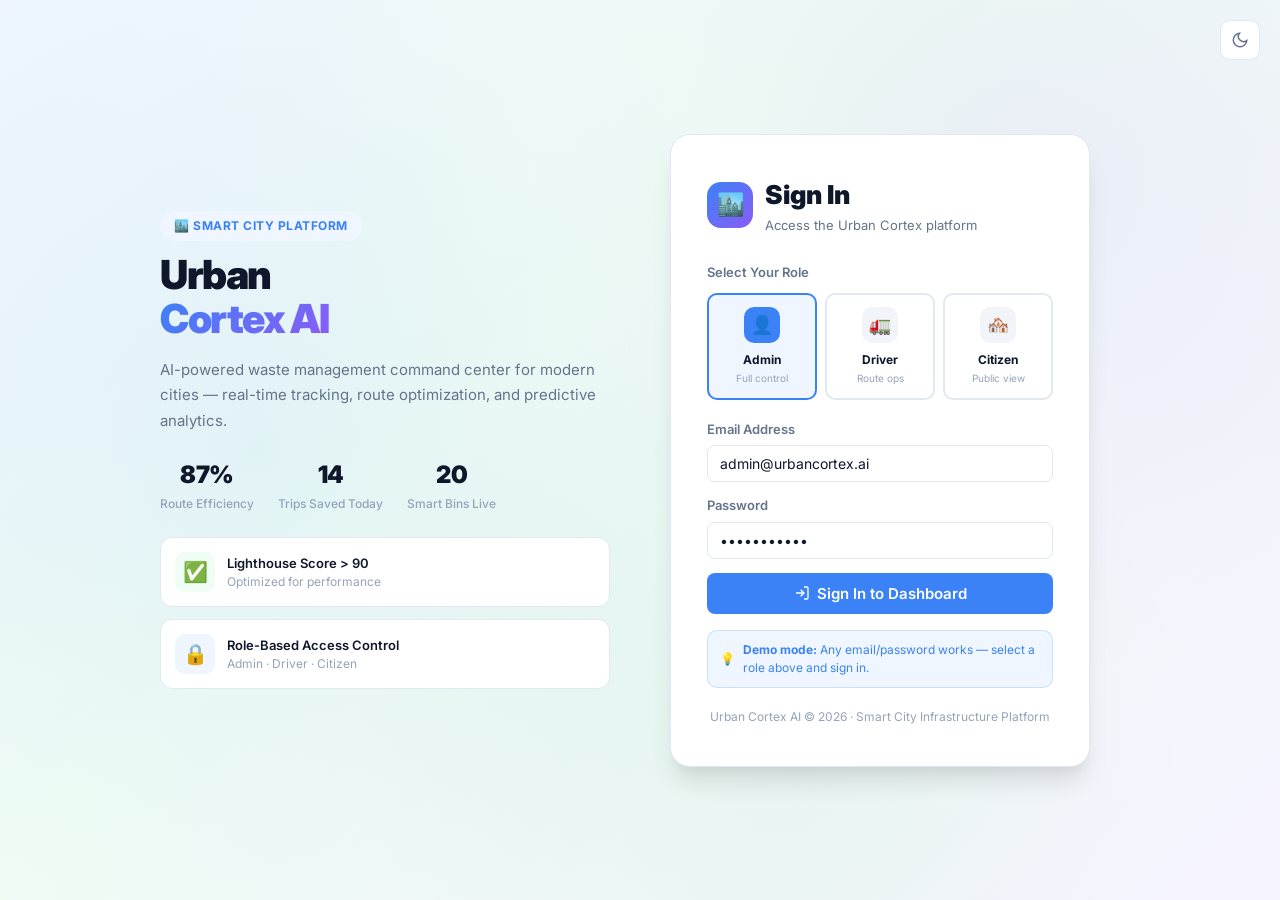
<file: frontend/admin/complaints.html>
<!DOCTYPE html>
<html lang="en">

<head>
    <meta charset="UTF-8">
    <meta name="viewport" content="width=device-width, initial-scale=1.0">
    <title>Urban Cortex AI — Complaints</title>
    <link rel="stylesheet" href="../css/theme.css">
    <style>
        .complaints-stats {
            display: grid;
            grid-template-columns: repeat(4, 1fr);
            gap: 14px;
            margin-bottom: 24px;
        }

        @media (max-width: 900px) {
            .complaints-stats {
                grid-template-columns: repeat(2, 1fr);
            }
        }

        .filters-bar {
            display: flex;
            align-items: center;
            gap: 8px;
            margin-bottom: 16px;
            flex-wrap: wrap;
        }

        .search-wrap {
            position: relative;
            flex: 1;
            min-width: 200px;
        }

        .search-icon {
            position: absolute;
            left: 10px;
            top: 50%;
            transform: translateY(-50%);
            color: var(--text-muted);
        }

        .search-wrap .input {
            padding-left: 34px;
        }

        .complaint-modal .modal {
            max-width: 500px;
        }
    </style>
</head>

<body>
    <div class="app-layout">
        <div class="sidebar-overlay" id="sidebar-overlay" onclick="UCComponents.toggleSidebar()"></div>
        <aside class="sidebar" id="sidebar">
            <div id="sidebar-content"></div>
        </aside>
        <div class="main-content">
            <header class="topbar" id="topbar"></header>
            <main class="page-content">
                <div
                    style="display:flex;align-items:center;justify-content:space-between;margin-bottom:20px;flex-wrap:wrap;gap:12px;">
                    <div>
                        <div style="font-size:22px;font-weight:900;letter-spacing:-0.5px;">Complaints</div>
                        <div style="font-size:13px;color:var(--text-secondary);margin-top:3px;">Citizen-reported issues
                            &amp; resolution tracking</div>
                    </div>
                    <button class="btn btn-primary btn-sm"
                        onclick="toast.info('Export','Complaint report exported',3000)">
                        <svg width="14" height="14" viewBox="0 0 24 24" fill="none" stroke="currentColor"
                            stroke-width="2">
                            <path d="M21 15v4a2 2 0 0 1-2 2H5a2 2 0 0 1-2-2v-4" />
                            <polyline points="7 10 12 15 17 10" />
                            <line x1="12" y1="15" x2="12" y2="3" />
                        </svg>
                        Export CSV
                    </button>
                </div>

                <!-- Stats -->
                <div class="complaints-stats" id="cmp-stats"></div>

                <!-- Filters -->
                <div class="filters-bar">
                    <div class="search-wrap">
                        <span class="search-icon"><svg width="14" height="14" viewBox="0 0 24 24" fill="none"
                                stroke="currentColor" stroke-width="2">
                                <circle cx="11" cy="11" r="8" />
                                <line x1="21" y1="21" x2="16.65" y2="16.65" />
                            </svg></span>
                        <input class="input" id="search-input" placeholder="Search complaints, zones, citizens..."
                            oninput="filterComplaints()" style="padding-left:34px;">
                    </div>
                    <select class="select" id="status-filter" onchange="filterComplaints()" style="width:auto;">
                        <option value="">All Status</option>
                        <option value="open">Open</option>
                        <option value="investigating">Investigating</option>
                        <option value="resolved">Resolved</option>
                    </select>
                    <select class="select" id="priority-filter" onchange="filterComplaints()" style="width:auto;">
                        <option value="">All Priority</option>
                        <option value="high">High</option>
                        <option value="medium">Medium</option>
                        <option value="low">Low</option>
                    </select>
                </div>

                <!-- Table -->
                <div class="table-wrap" id="complaints-table-wrap"></div>

            </main>
        </div>
    </div>

    <!-- Detail Modal -->
    <div class="modal-backdrop complaint-modal" id="detail-modal">
        <div class="modal">
            <div class="modal-header">
                <div>
                    <div class="modal-title" id="detail-title">Complaint</div>
                    <div style="font-size:13px;color:var(--text-secondary);margin-top:4px;" id="detail-id"></div>
                </div>
                <button class="modal-close" onclick="closeDetailModal()">✕</button>
            </div>
            <div id="modal-body"></div>
            <div class="modal-footer" id="modal-footer"></div>
        </div>
    </div>

    <script src="../js/auth.js"></script>
    <script src="../js/toast.js"></script>
    <script src="../js/data.js"></script>
    <script src="../js/components.js"></script>
    <script>
        const user = UCAuth.requireAuth(['admin']);
        UCComponents.initTheme();
        document.getElementById('sidebar-content').innerHTML = UCComponents.renderSidebar('complaints');
        document.getElementById('topbar').innerHTML = UCComponents.renderTopbar('Complaints', 'Manage citizen-reported issues');

        function renderStats() {
            const c = UCData.complaints;
            const total = c.length;
            const open = c.filter(x => x.status === 'open').length;
            const investigating = c.filter(x => x.status === 'investigating').length;
            const resolved = c.filter(x => x.status === 'resolved').length;
            const stats = [
                { label: 'Total', val: total, cls: 'stat-accent', icon: '📋' },
                { label: 'Open', val: open, cls: 'stat-danger', icon: '🔴' },
                { label: 'Investigating', val: investigating, cls: 'stat-warning', icon: '🔍' },
                { label: 'Resolved', val: resolved, cls: 'stat-success', icon: '✅' }
            ];
            document.getElementById('cmp-stats').innerHTML = stats.map((s, i) => `
      <div class="stat-card ${s.cls}" style="animation:cardEntry 0.4s ${i * 0.07}s ease both;padding:16px;">
        <div style="font-size:20px;margin-bottom:8px;">${s.icon}</div>
        <div class="stat-value" style="font-size:26px;">${s.val}</div>
        <div class="stat-label">${s.label}</div>
      </div>`).join('');
        }

        function filterComplaints() {
            const q = document.getElementById('search-input').value.toLowerCase();
            const sf = document.getElementById('status-filter').value;
            const pf = document.getElementById('priority-filter').value;
            let data = UCData.complaints.filter(c => {
                const match = !q || [c.id, c.citizen, c.zone, c.type, c.desc].some(v => v.toLowerCase().includes(q));
                const sMatch = !sf || c.status === sf;
                const pMatch = !pf || c.priority === pf;
                return match && sMatch && pMatch;
            });
            renderTable(data);
        }

        function renderTable(data) {
            const wrap = document.getElementById('complaints-table-wrap');
            if (!data.length) { wrap.innerHTML = `<div style="padding:40px;text-align:center;color:var(--text-muted);">No complaints found</div>`; return; }
            wrap.innerHTML = `
      <table class="table">
        <thead><tr>
          <th>ID</th><th>Citizen</th><th>Zone</th><th>Type</th>
          <th>Priority</th><th>Status</th><th>Date</th><th>Actions</th>
        </tr></thead>
        <tbody>
          ${data.map(c => `
            <tr>
              <td style="font-weight:700;color:var(--accent);">${c.id}</td>
              <td>${c.citizen}</td>
              <td>${c.zone}</td>
              <td>${c.type}</td>
              <td><span class="badge ${c.priority === 'high' ? 'badge-danger' : c.priority === 'medium' ? 'badge-warning' : 'badge-muted'}">${c.priority}</span></td>
              <td><span class="badge ${UCData.getStatusBadge(c.status)}">${c.status}</span></td>
              <td style="color:var(--text-muted);font-size:12px;">${UCData.formatTime(c.date)}</td>
              <td>
                <div style="display:flex;gap:5px;">
                  <button class="btn btn-secondary btn-xs" onclick="openDetail('${c.id}')">View</button>
                  ${c.status !== 'resolved' ? `<button class="btn btn-success btn-xs" onclick="resolve('${c.id}')">Resolve</button>` : ''}
                </div>
              </td>
            </tr>`).join('')}
        </tbody>
      </table>`;
        }

        function openDetail(id) {
            const c = UCData.complaints.find(x => x.id === id);
            if (!c) return;
            document.getElementById('detail-title').textContent = c.type + ' Complaint';
            document.getElementById('detail-id').textContent = c.id + ' · ' + c.zone;
            document.getElementById('modal-body').innerHTML = `
      <div style="display:flex;flex-direction:column;gap:14px;">
        <div style="display:grid;grid-template-columns:1fr 1fr;gap:12px;">
          <div><div class="input-label">Citizen</div><div style="font-size:14px;font-weight:600;margin-top:4px;">${c.citizen}</div></div>
          <div><div class="input-label">Zone</div><div style="font-size:14px;font-weight:600;margin-top:4px;">${c.zone}</div></div>
          <div><div class="input-label">Priority</div><div style="margin-top:4px;"><span class="badge ${c.priority === 'high' ? 'badge-danger' : c.priority === 'medium' ? 'badge-warning' : 'badge-muted'}">${c.priority}</span></div></div>
          <div><div class="input-label">Status</div><div style="margin-top:4px;"><span class="badge ${UCData.getStatusBadge(c.status)}">${c.status}</span></div></div>
        </div>
        <div>
          <div class="input-label">Description</div>
          <div style="font-size:14px;line-height:1.6;color:var(--text-secondary);margin-top:6px;padding:12px;background:var(--bg-tertiary);border-radius:8px;">${c.desc}</div>
        </div>
        <div class="input-group">
          <label class="input-label">Update Status</label>
          <select class="select" id="new-status">
            <option value="open" ${c.status === 'open' ? 'selected' : ''}>Open</option>
            <option value="investigating" ${c.status === 'investigating' ? 'selected' : ''}>Investigating</option>
            <option value="resolved" ${c.status === 'resolved' ? 'selected' : ''}>Resolved</option>
          </select>
        </div>
        <div class="input-group">
          <label class="input-label">Admin Note (optional)</label>
          <textarea class="input" rows="3" placeholder="Add investigation notes…" style="resize:none;"></textarea>
        </div>
      </div>`;
            document.getElementById('modal-footer').innerHTML = `
      <button class="btn btn-secondary" onclick="closeDetailModal()">Cancel</button>
      <button class="btn btn-primary" onclick="saveStatus('${id}')">Save Changes</button>`;
            document.getElementById('detail-modal').classList.add('open');
        }

        function closeDetailModal() { document.getElementById('detail-modal').classList.remove('open'); }

        function saveStatus(id) {
            const c = UCData.complaints.find(x => x.id === id);
            const newStatus = document.getElementById('new-status').value;
            if (c) { c.status = newStatus; }
            closeDetailModal();
            toast.success('Status updated', `${id} marked as ${newStatus}`, 3000);
            renderStats();
            filterComplaints();
        }

        function resolve(id) {
            const c = UCData.complaints.find(x => x.id === id);
            if (c) c.status = 'resolved';
            toast.success('Complaint resolved', `${id} has been marked as resolved`, 3000);
            renderStats();
            filterComplaints();
        }

        renderStats();
        filterComplaints();
    </script>
</body>

</html>
</file>
<file: frontend/css/theme.css>
/* =============================================
   Urban Cortex AI — Design System v1.0
   ============================================= */
@import url('https://fonts.googleapis.com/css2?family=Inter:wght@300;400;500;600;700;800;900&display=swap');

/* ── Custom Properties ── */
:root {
  --bg-primary:   #F8FAFC;
  --bg-secondary: #FFFFFF;
  --bg-tertiary:  #F1F5F9;
  --bg-sidebar:   #FFFFFF;
  --text-primary:   #0F172A;
  --text-secondary: #64748B;
  --text-muted:     #94A3B8;
  --border:       #E2E8F0;
  --border-hover: #CBD5E1;
  --accent:       #3B82F6;
  --accent-light: #EFF6FF;
  --accent-dark:  #1D4ED8;
  --accent-hover: #2563EB;
  --success:      #22C55E;
  --success-light:#F0FDF4;
  --warning:      #F59E0B;
  --warning-light:#FFFBEB;
  --danger:       #EF4444;
  --danger-light: #FEF2F2;
  --purple:       #8B5CF6;
  --purple-light: #F5F3FF;
  --shadow-xs: 0 1px 2px rgba(0,0,0,0.05);
  --shadow-sm: 0 1px 3px rgba(0,0,0,0.08), 0 1px 2px rgba(0,0,0,0.04);
  --shadow-md: 0 4px 6px -1px rgba(0,0,0,0.08), 0 2px 4px -1px rgba(0,0,0,0.04);
  --shadow-lg: 0 10px 15px -3px rgba(0,0,0,0.08), 0 4px 6px -2px rgba(0,0,0,0.04);
  --shadow-xl: 0 20px 25px -5px rgba(0,0,0,0.1), 0 10px 10px -5px rgba(0,0,0,0.04);
  --radius-xs: 4px;
  --radius-sm: 8px;
  --radius-md: 12px;
  --radius-lg: 16px;
  --radius-xl: 20px;
  --transition: 180ms cubic-bezier(0.4,0,0.2,1);
  --sidebar-width: 248px;
  --topbar-height: 60px;
}

[data-theme="dark"] {
  --bg-primary:   #0B1120;
  --bg-secondary: #162032;
  --bg-tertiary:  #0F172A;
  --bg-sidebar:   #111827;
  --text-primary:   #F1F5F9;
  --text-secondary: #94A3B8;
  --text-muted:     #64748B;
  --border:       #1E2D3D;
  --border-hover: #334155;
  --accent-light: #1E3A5F;
  --success-light:#052E16;
  --warning-light:#451A03;
  --danger-light: #450A0A;
  --purple-light: #2E1065;
  --shadow-xs: 0 1px 2px rgba(0,0,0,0.4);
  --shadow-sm: 0 1px 3px rgba(0,0,0,0.4);
  --shadow-md: 0 4px 6px -1px rgba(0,0,0,0.4);
  --shadow-lg: 0 10px 15px -3px rgba(0,0,0,0.5);
  --shadow-xl: 0 20px 25px -5px rgba(0,0,0,0.6);
}

/* ── Reset ── */
*, *::before, *::after { box-sizing: border-box; margin: 0; padding: 0; }
html { -webkit-font-smoothing: antialiased; -moz-osx-font-smoothing: grayscale; }
body {
  font-family: 'Inter', system-ui, sans-serif;
  background: var(--bg-primary);
  color: var(--text-primary);
  transition: background-color 0.2s, color 0.2s;
  min-height: 100vh;
  line-height: 1.5;
}
a { text-decoration: none; color: inherit; }
button { font-family: inherit; }
input, select, textarea { font-family: inherit; }

/* ── Scrollbar ── */
::-webkit-scrollbar { width: 5px; height: 5px; }
::-webkit-scrollbar-track { background: transparent; }
::-webkit-scrollbar-thumb { background: var(--border); border-radius: 10px; }
::-webkit-scrollbar-thumb:hover { background: var(--text-muted); }

/* ── Layout ── */
.app-layout { display: flex; height: 100vh; overflow: hidden; }
.sidebar {
  width: var(--sidebar-width);
  background: var(--bg-sidebar);
  border-right: 1px solid var(--border);
  display: flex; flex-direction: column;
  flex-shrink: 0;
  overflow-y: auto;
  transition: transform 0.25s ease, width 0.25s ease;
  z-index: 50;
}
.main-content { flex: 1; display: flex; flex-direction: column; overflow: hidden; min-width: 0; }
.topbar {
  height: var(--topbar-height);
  background: var(--bg-secondary);
  border-bottom: 1px solid var(--border);
  display: flex; align-items: center; padding: 0 24px; gap: 12px;
  flex-shrink: 0;
  box-shadow: var(--shadow-xs);
}
.page-content { flex: 1; overflow-y: auto; padding: 24px; }

/* ── Sidebar ── */
.sidebar-logo {
  display: flex; align-items: center; gap: 10px;
  padding: 18px 16px 14px;
  border-bottom: 1px solid var(--border);
}
.sidebar-logo-icon {
  width: 34px; height: 34px; border-radius: 10px;
  background: linear-gradient(135deg, #3B82F6, #8B5CF6);
  display: flex; align-items: center; justify-content: center;
  color: white; font-size: 16px; flex-shrink: 0;
}
.sidebar-logo-text { font-size: 15px; font-weight: 800; color: var(--text-primary); line-height: 1.1; }
.sidebar-logo-sub { font-size: 10px; font-weight: 500; color: var(--text-muted); text-transform: uppercase; letter-spacing: 0.8px; }
.sidebar-section { padding: 8px; }
.sidebar-section-title { font-size: 10px; font-weight: 700; text-transform: uppercase; letter-spacing: 1px; color: var(--text-muted); padding: 8px 8px 4px; }
.nav-item {
  display: flex; align-items: center; gap: 10px;
  padding: 9px 10px; border-radius: var(--radius-sm);
  color: var(--text-secondary); cursor: pointer;
  transition: all var(--transition); text-decoration: none;
  font-size: 14px; font-weight: 500; position: relative;
}
.nav-item:hover { background: var(--bg-primary); color: var(--text-primary); }
.nav-item.active { background: var(--accent-light); color: var(--accent); }
.nav-item.active .nav-icon { color: var(--accent); }
.nav-icon { width: 18px; display: flex; align-items: center; justify-content: center; flex-shrink: 0; }
.nav-badge { margin-left: auto; background: var(--danger); color: white; font-size: 10px; font-weight: 700; padding: 1px 6px; border-radius: 100px; }
.sidebar-bottom { margin-top: auto; padding: 12px 8px; border-top: 1px solid var(--border); }

/* ── Topbar ── */
.topbar-spacer { flex: 1; }
.topbar-title { font-size: 18px; font-weight: 700; color: var(--text-primary); }
.topbar-subtitle { font-size: 13px; color: var(--text-secondary); }
.icon-btn {
  width: 36px; height: 36px; border-radius: var(--radius-sm);
  display: flex; align-items: center; justify-content: center;
  border: 1px solid var(--border); background: var(--bg-secondary);
  cursor: pointer; transition: all var(--transition); color: var(--text-secondary);
}
.icon-btn:hover { background: var(--bg-tertiary); color: var(--text-primary); }
.avatar {
  width: 34px; height: 34px; border-radius: 50%;
  background: linear-gradient(135deg, #3B82F6, #8B5CF6);
  display: flex; align-items: center; justify-content: center;
  color: white; font-size: 13px; font-weight: 700;
  cursor: pointer; flex-shrink: 0; position: relative;
}

/* ── Cards ── */
.card {
  background: var(--bg-secondary); border: 1px solid var(--border);
  border-radius: var(--radius-lg); padding: 20px;
  box-shadow: var(--shadow-sm);
  transition: box-shadow var(--transition), border-color var(--transition);
}
.card:hover { box-shadow: var(--shadow-md); }
.card-header { display: flex; align-items: center; justify-content: space-between; margin-bottom: 16px; }
.card-title { font-size: 15px; font-weight: 700; color: var(--text-primary); }
.card-subtitle { font-size: 13px; color: var(--text-secondary); margin-top: 2px; }

/* ── Stat Cards ── */
.stat-card {
  background: var(--bg-secondary); border: 1px solid var(--border);
  border-radius: var(--radius-lg); padding: 20px;
  position: relative; overflow: hidden;
  box-shadow: var(--shadow-sm);
  transition: all 0.25s ease;
  animation: cardEntry 0.4s ease both;
}
.stat-card:hover { box-shadow: var(--shadow-lg); transform: translateY(-2px); }
.stat-card::after {
  content: ''; position: absolute; top: 0; left: 0; right: 0; height: 3px;
  border-radius: var(--radius-lg) var(--radius-lg) 0 0;
}
.stat-accent::after { background: linear-gradient(90deg, var(--accent), #60A5FA); }
.stat-success::after { background: linear-gradient(90deg, var(--success), #4ADE80); }
.stat-warning::after { background: linear-gradient(90deg, var(--warning), #FCD34D); }
.stat-danger::after { background: linear-gradient(90deg, var(--danger), #F87171); }
.stat-purple::after { background: linear-gradient(90deg, var(--purple), #A78BFA); }
.stat-icon {
  width: 44px; height: 44px; border-radius: var(--radius-md);
  display: flex; align-items: center; justify-content: center;
  margin-bottom: 14px; font-size: 20px;
}
.stat-icon.ai { background: var(--accent-light); color: var(--accent); }
.stat-icon.si { background: var(--success-light); color: var(--success); }
.stat-icon.wi { background: var(--warning-light); color: var(--warning); }
.stat-icon.di { background: var(--danger-light); color: var(--danger); }
.stat-icon.pi { background: var(--purple-light); color: var(--purple); }
.stat-value { font-size: 30px; font-weight: 900; color: var(--text-primary); letter-spacing: -1px; line-height: 1; }
.stat-label { font-size: 13px; color: var(--text-secondary); font-weight: 500; margin-top: 6px; }
.stat-delta { font-size: 12px; font-weight: 600; display: inline-flex; align-items: center; gap: 3px; margin-top: 8px; padding: 2px 8px; border-radius: 100px; }
.stat-delta.up { background: var(--success-light); color: var(--success); }
.stat-delta.down { background: var(--danger-light); color: var(--danger); }
.stat-delta.neutral { background: var(--bg-tertiary); color: var(--text-muted); }

/* ── Buttons ── */
.btn {
  display: inline-flex; align-items: center; gap: 7px;
  padding: 9px 16px; border-radius: var(--radius-sm);
  font-size: 14px; font-weight: 600; cursor: pointer;
  border: none; transition: all var(--transition);
  white-space: nowrap; position: relative; overflow: hidden;
}
.btn:disabled { opacity: 0.5; cursor: not-allowed; pointer-events: none; }
.btn-primary { background: var(--accent); color: white; }
.btn-primary:hover { background: var(--accent-hover); box-shadow: 0 4px 12px rgba(59,130,246,0.35); transform: translateY(-1px); }
.btn-success { background: var(--success); color: white; }
.btn-success:hover { background: #16A34A; }
.btn-danger { background: var(--danger); color: white; }
.btn-danger:hover { background: #DC2626; }
.btn-secondary { background: var(--bg-tertiary); color: var(--text-primary); border: 1px solid var(--border); }
.btn-secondary:hover { background: var(--border); }
.btn-ghost { background: transparent; color: var(--text-secondary); padding: 9px 12px; }
.btn-ghost:hover { background: var(--bg-tertiary); color: var(--text-primary); }
.btn-sm { padding: 6px 12px; font-size: 13px; }
.btn-xs { padding: 4px 10px; font-size: 12px; border-radius: var(--radius-xs); }

/* ── Badges ── */
.badge {
  display: inline-flex; align-items: center; gap: 4px;
  padding: 3px 9px; border-radius: 100px;
  font-size: 11.5px; font-weight: 600;
}
.badge-accent { background: var(--accent-light); color: var(--accent); }
.badge-success { background: var(--success-light); color: var(--success); }
.badge-warning { background: var(--warning-light); color: var(--warning); }
.badge-danger { background: var(--danger-light); color: var(--danger); }
.badge-purple { background: var(--purple-light); color: var(--purple); }
.badge-muted { background: var(--bg-tertiary); color: var(--text-muted); }
.dot { width: 7px; height: 7px; border-radius: 50%; display: inline-block; }
.dot-success { background: var(--success); }
.dot-warning { background: var(--warning); }
.dot-danger { background: var(--danger); }
.dot-accent { background: var(--accent); }
.dot-muted { background: var(--text-muted); }

/* ── Inputs ── */
.input, .select {
  width: 100%; padding: 9px 12px; border-radius: var(--radius-sm);
  border: 1.5px solid var(--border); background: var(--bg-secondary);
  color: var(--text-primary); font-size: 14px; font-family: 'Inter', sans-serif;
  transition: border-color var(--transition), box-shadow var(--transition);
  outline: none;
}
.input:focus, .select:focus { border-color: var(--accent); box-shadow: 0 0 0 3px rgba(59,130,246,0.12); }
.input::placeholder { color: var(--text-muted); }
.select { cursor: pointer; }
.input-group { display: flex; flex-direction: column; gap: 6px; }
.input-label { font-size: 13px; font-weight: 600; color: var(--text-secondary); }

/* ── Table ── */
.table-wrap { overflow-x: auto; border-radius: var(--radius-lg); border: 1px solid var(--border); }
.table { width: 100%; border-collapse: collapse; background: var(--bg-secondary); }
.table th {
  padding: 11px 16px; text-align: left; font-size: 11.5px; font-weight: 700;
  color: var(--text-muted); text-transform: uppercase; letter-spacing: 0.6px;
  border-bottom: 1px solid var(--border); background: var(--bg-tertiary);
  white-space: nowrap;
}
.table td { padding: 13px 16px; border-bottom: 1px solid var(--border); font-size: 14px; white-space: nowrap; }
.table tbody tr:hover td { background: var(--bg-tertiary); }
.table tbody tr:last-child td { border-bottom: none; }

/* ── Modal ── */
.modal-backdrop {
  display: none; position: fixed; inset: 0;
  background: rgba(0,0,0,0.5); z-index: 1000;
  align-items: center; justify-content: center;
  backdrop-filter: blur(4px);
}
.modal-backdrop.open { display: flex; }
.modal {
  background: var(--bg-secondary); border-radius: var(--radius-xl);
  border: 1px solid var(--border); box-shadow: var(--shadow-xl);
  padding: 28px; max-width: 480px; width: 90vw;
  animation: modalIn 0.25s ease;
  max-height: 90vh; overflow-y: auto;
}
.modal-header { display: flex; align-items: flex-start; justify-content: space-between; margin-bottom: 20px; }
.modal-title { font-size: 18px; font-weight: 800; }
.modal-close { width: 32px; height: 32px; border-radius: var(--radius-xs); border: 1px solid var(--border); background: transparent; cursor: pointer; display: flex; align-items: center; justify-content: center; color: var(--text-muted); transition: all var(--transition); }
.modal-close:hover { background: var(--bg-tertiary); color: var(--text-primary); }
.modal-footer { display: flex; gap: 10px; justify-content: flex-end; margin-top: 24px; }

/* ── Dropdown ── */
.dropdown { position: relative; }
.dropdown-menu {
  display: none; position: absolute; top: calc(100% + 8px); right: 0;
  background: var(--bg-secondary); border: 1px solid var(--border);
  border-radius: var(--radius-md); box-shadow: var(--shadow-xl);
  min-width: 180px; z-index: 200; overflow: hidden;
}
.dropdown-menu.open { display: block; animation: fadeIn 0.15s ease; }
.dropdown-item {
  display: flex; align-items: center; gap: 10px; padding: 10px 14px;
  font-size: 14px; color: var(--text-primary); cursor: pointer;
  transition: background var(--transition);
}
.dropdown-item:hover { background: var(--bg-tertiary); }
.dropdown-item.danger { color: var(--danger); }
.dropdown-divider { height: 1px; background: var(--border); margin: 6px 0; }

/* ── Progress ── */
.progress-bar { height: 6px; background: var(--bg-tertiary); border-radius: 100px; overflow: hidden; }
.progress-fill { height: 100%; border-radius: 100px; transition: width 1s ease; }
.progress-accent { background: linear-gradient(90deg, var(--accent), #60A5FA); }
.progress-success { background: linear-gradient(90deg, var(--success), #4ADE80); }
.progress-warning { background: linear-gradient(90deg, var(--warning), #FCD34D); }
.progress-danger { background: linear-gradient(90deg, var(--danger), #F87171); }

/* ── Chips / Filters ── */
.chip {
  display: inline-flex; align-items: center; gap: 6px; padding: 6px 14px;
  border-radius: 100px; font-size: 13px; font-weight: 500; cursor: pointer;
  border: 1.5px solid var(--border); background: var(--bg-secondary); color: var(--text-secondary);
  transition: all var(--transition); white-space: nowrap;
}
.chip:hover { border-color: var(--accent); color: var(--accent); background: var(--accent-light); }
.chip.active { border-color: var(--accent); background: var(--accent-light); color: var(--accent); }

/* ── Toast ── */
#toast-container {
  position: fixed; top: 20px; right: 20px; z-index: 9999;
  display: flex; flex-direction: column; gap: 10px;
  pointer-events: none;
}
.toast {
  pointer-events: all; display: flex; align-items: flex-start; gap: 10px;
  padding: 14px 16px; border-radius: var(--radius-md);
  background: var(--bg-secondary); border: 1px solid var(--border);
  box-shadow: var(--shadow-xl); font-size: 14px; color: var(--text-primary);
  min-width: 300px; max-width: 420px;
}
.toast-icon { font-size: 16px; flex-shrink: 0; margin-top: 1px; }
.toast-body { flex: 1; }
.toast-title { font-weight: 700; font-size: 14px; }
.toast-msg { font-size: 13px; color: var(--text-secondary); margin-top: 2px; }
.toast-close { cursor: pointer; color: var(--text-muted); flex-shrink: 0; font-size: 16px; }
.toast-success { border-left: 3px solid var(--success); }
.toast-warning { border-left: 3px solid var(--warning); }
.toast-error { border-left: 3px solid var(--danger); }
.toast-info { border-left: 3px solid var(--accent); }

/* ── Circular Ring ── */
.ring-wrap { position: relative; display: inline-flex; align-items: center; justify-content: center; }
.ring-wrap svg { transform: rotate(-90deg); }
.ring-label { position: absolute; text-align: center; line-height: 1.2; }

/* ── Skeleton ── */
.skeleton {
  background: linear-gradient(90deg, var(--bg-tertiary) 25%, var(--border) 50%, var(--bg-tertiary) 75%);
  background-size: 200% 100%; animation: shimmer 1.5s infinite;
  border-radius: var(--radius-sm);
}
.skeleton-text { height: 14px; width: 100%; }
.skeleton-text.sm { width: 60%; }
.skeleton-rect { border-radius: var(--radius-md); }

/* ── Glassmorphism ── */
.glass {
  background: rgba(255,255,255,0.65);
  backdrop-filter: blur(16px); -webkit-backdrop-filter: blur(16px);
  border: 1px solid rgba(255,255,255,0.3);
}
[data-theme="dark"] .glass {
  background: rgba(22,32,50,0.7);
  border: 1px solid rgba(255,255,255,0.07);
}

/* ── Grid helpers ── */
.grid { display: grid; }
.grid-2 { grid-template-columns: repeat(2, 1fr); gap: 16px; }
.grid-3 { grid-template-columns: repeat(3, 1fr); gap: 16px; }
.grid-4 { grid-template-columns: repeat(4, 1fr); gap: 16px; }
.grid-kpi { grid-template-columns: repeat(6, 1fr); gap: 16px; }
.flex { display: flex; }
.flex-col { flex-direction: column; }
.items-center { align-items: center; }
.justify-between { justify-content: space-between; }
.gap-2 { gap: 8px; }
.gap-3 { gap: 12px; }
.gap-4 { gap: 16px; }
.gap-6 { gap: 24px; }
.mt-1 { margin-top: 4px; } .mt-2 { margin-top: 8px; } .mt-3 { margin-top: 12px; } .mt-4 { margin-top: 16px; } .mt-6 { margin-top: 24px; }
.mb-2 { margin-bottom: 8px; } .mb-4 { margin-bottom: 16px; } .mb-6 { margin-bottom: 24px; }
.w-full { width: 100%; }
.text-sm { font-size: 13px; } .text-xs { font-size: 11px; } .text-lg { font-size: 18px; } .text-xl { font-size: 22px; }
.font-bold { font-weight: 700; } .font-semibold { font-weight: 600; } .font-medium { font-weight: 500; }
.text-muted { color: var(--text-muted); } .text-secondary { color: var(--text-secondary); }
.text-accent { color: var(--accent); } .text-success { color: var(--success); } .text-warning { color: var(--warning); } .text-danger { color: var(--danger); }
.hidden { display: none; }
.ellipsis { overflow: hidden; text-overflow: ellipsis; white-space: nowrap; }
.divider { height: 1px; background: var(--border); }

/* ── Activity Feed ── */
.activity-item { display: flex; gap: 12px; padding: 12px 0; border-bottom: 1px solid var(--border); }
.activity-item:last-child { border-bottom: none; }
.activity-dot { width: 10px; height: 10px; border-radius: 50%; margin-top: 5px; flex-shrink: 0; }
.activity-text { font-size: 13px; color: var(--text-secondary); line-height: 1.5; }
.activity-time { font-size: 11px; color: var(--text-muted); margin-top: 3px; }

/* ── Auto-refresh indicator ── */
.refresh-ring {
  width: 18px; height: 18px;
  border: 2px solid var(--border);
  border-top-color: var(--accent);
  border-radius: 50%;
  animation: spin 2s linear infinite;
  display: inline-flex;
}
.refresh-ring.paused { animation-play-state: paused; border-top-color: var(--text-muted); }

/* ── Status indicator ── */
.status-online { display: inline-flex; align-items: center; gap: 6px; font-size: 12px; font-weight: 600; color: var(--success); }
.status-offline { display: inline-flex; align-items: center; gap: 6px; font-size: 12px; font-weight: 600; color: var(--danger); }
.status-pulse { width: 8px; height: 8px; border-radius: 50%; background: currentColor; animation: pulseDot 1.5s ease-in-out infinite; }

/* ── Tooltip ── */
[data-tip] { position: relative; cursor: default; }
[data-tip]::after {
  content: attr(data-tip); position: absolute; bottom: calc(100% + 8px); left: 50%; transform: translateX(-50%);
  background: #0F172A; color: white; font-size: 12px; font-weight: 500;
  padding: 5px 10px; border-radius: var(--radius-xs); white-space: nowrap;
  opacity: 0; pointer-events: none; transition: opacity 0.15s ease; z-index: 1000;
}
[data-tip]:hover::after { opacity: 1; }

/* ── Login page ── */
.login-page {
  min-height: 100vh; display: flex; align-items: center; justify-content: center;
  background: linear-gradient(135deg, #EFF6FF 0%, #F0FDF4 50%, #F5F3FF 100%);
  padding: 24px;
}
[data-theme="dark"] .login-page {
  background: linear-gradient(135deg, #0B1120 0%, #0F172A 50%, #0B1120 100%);
}
.login-card {
  background: var(--bg-secondary); border: 1px solid var(--border);
  border-radius: var(--radius-xl); padding: 40px 36px;
  box-shadow: var(--shadow-xl); width: 100%; max-width: 420px;
  animation: slideUp 0.5s ease;
}
.login-logo { display: flex; align-items: center; gap: 12px; margin-bottom: 28px; }
.login-logo-icon {
  width: 46px; height: 46px; border-radius: 14px;
  background: linear-gradient(135deg, #3B82F6, #8B5CF6);
  display: flex; align-items: center; justify-content: center;
  font-size: 22px;
}
.login-title { font-size: 26px; font-weight: 900; color: var(--text-primary); }
.login-sub { font-size: 13px; color: var(--text-secondary); margin-top: 2px; }

/* ── Map ── */
.map-container { border-radius: var(--radius-lg); overflow: hidden; border: 1px solid var(--border); }
.leaflet-container { border-radius: var(--radius-lg); }
.leaflet-popup-content-wrapper { border-radius: 10px !important; box-shadow: var(--shadow-lg) !important; }
.custom-marker { width: 14px; height: 14px; border-radius: 50%; border: 2px solid white; box-shadow: 0 2px 6px rgba(0,0,0,0.3); }

/* ── Responsive ── */
@media (max-width: 1280px) { .grid-kpi { grid-template-columns: repeat(3, 1fr); } }
@media (max-width: 1024px) { .grid-4 { grid-template-columns: repeat(2, 1fr); } }
@media (max-width: 768px) {
  .sidebar { position: fixed !important; height: 100vh; transform: translateX(-100%); }
  .sidebar.open { transform: translateX(0); box-shadow: var(--shadow-xl); }
  .sidebar-overlay { position: fixed; inset: 0; background: rgba(0,0,0,0.4); z-index: 49; display: none; }
  .sidebar-overlay.open { display: block; }
  .grid-2, .grid-3, .grid-4, .grid-kpi { grid-template-columns: 1fr; }
  .page-content { padding: 16px; }
  .topbar { padding: 0 16px; }
  .hide-mobile { display: none !important; }
}
@media (min-width: 769px) { .menu-toggle { display: none; } }

/* ── Animations ── */
@keyframes shimmer {
  0% { background-position: 200% 0; }
  100% { background-position: -200% 0; }
}
@keyframes cardEntry {
  from { opacity: 0; transform: translateY(14px); }
  to { opacity: 1; transform: translateY(0); }
}
@keyframes toastIn {
  from { transform: translateX(110%); opacity: 0; }
  to { transform: translateX(0); opacity: 1; }
}
@keyframes toastOut {
  from { opacity: 1; transform: translateX(0); }
  to { opacity: 0; transform: translateX(110%); }
}
@keyframes modalIn {
  from { opacity: 0; transform: scale(0.94); }
  to { opacity: 1; transform: scale(1); }
}
@keyframes spin { to { transform: rotate(360deg); } }
@keyframes pulseDot {
  0%, 100% { transform: scale(1); opacity: 1; }
  50% { transform: scale(1.5); opacity: 0.6; }
}
@keyframes fadeIn { from { opacity: 0; } to { opacity: 1; } }
@keyframes slideUp {
  from { opacity: 0; transform: translateY(24px); }
  to { opacity: 1; transform: translateY(0); }
}
@keyframes countUp {
  from { opacity: 0; transform: translateY(8px); }
  to { opacity: 1; transform: translateY(0); }
}
@keyframes drawRoute {
  from { stroke-dashoffset: 2000; }
  to { stroke-dashoffset: 0; }
}
@keyframes routePulse {
  0%, 100% { opacity: 1; }
  50% { opacity: 0.4; }
}
</file>
